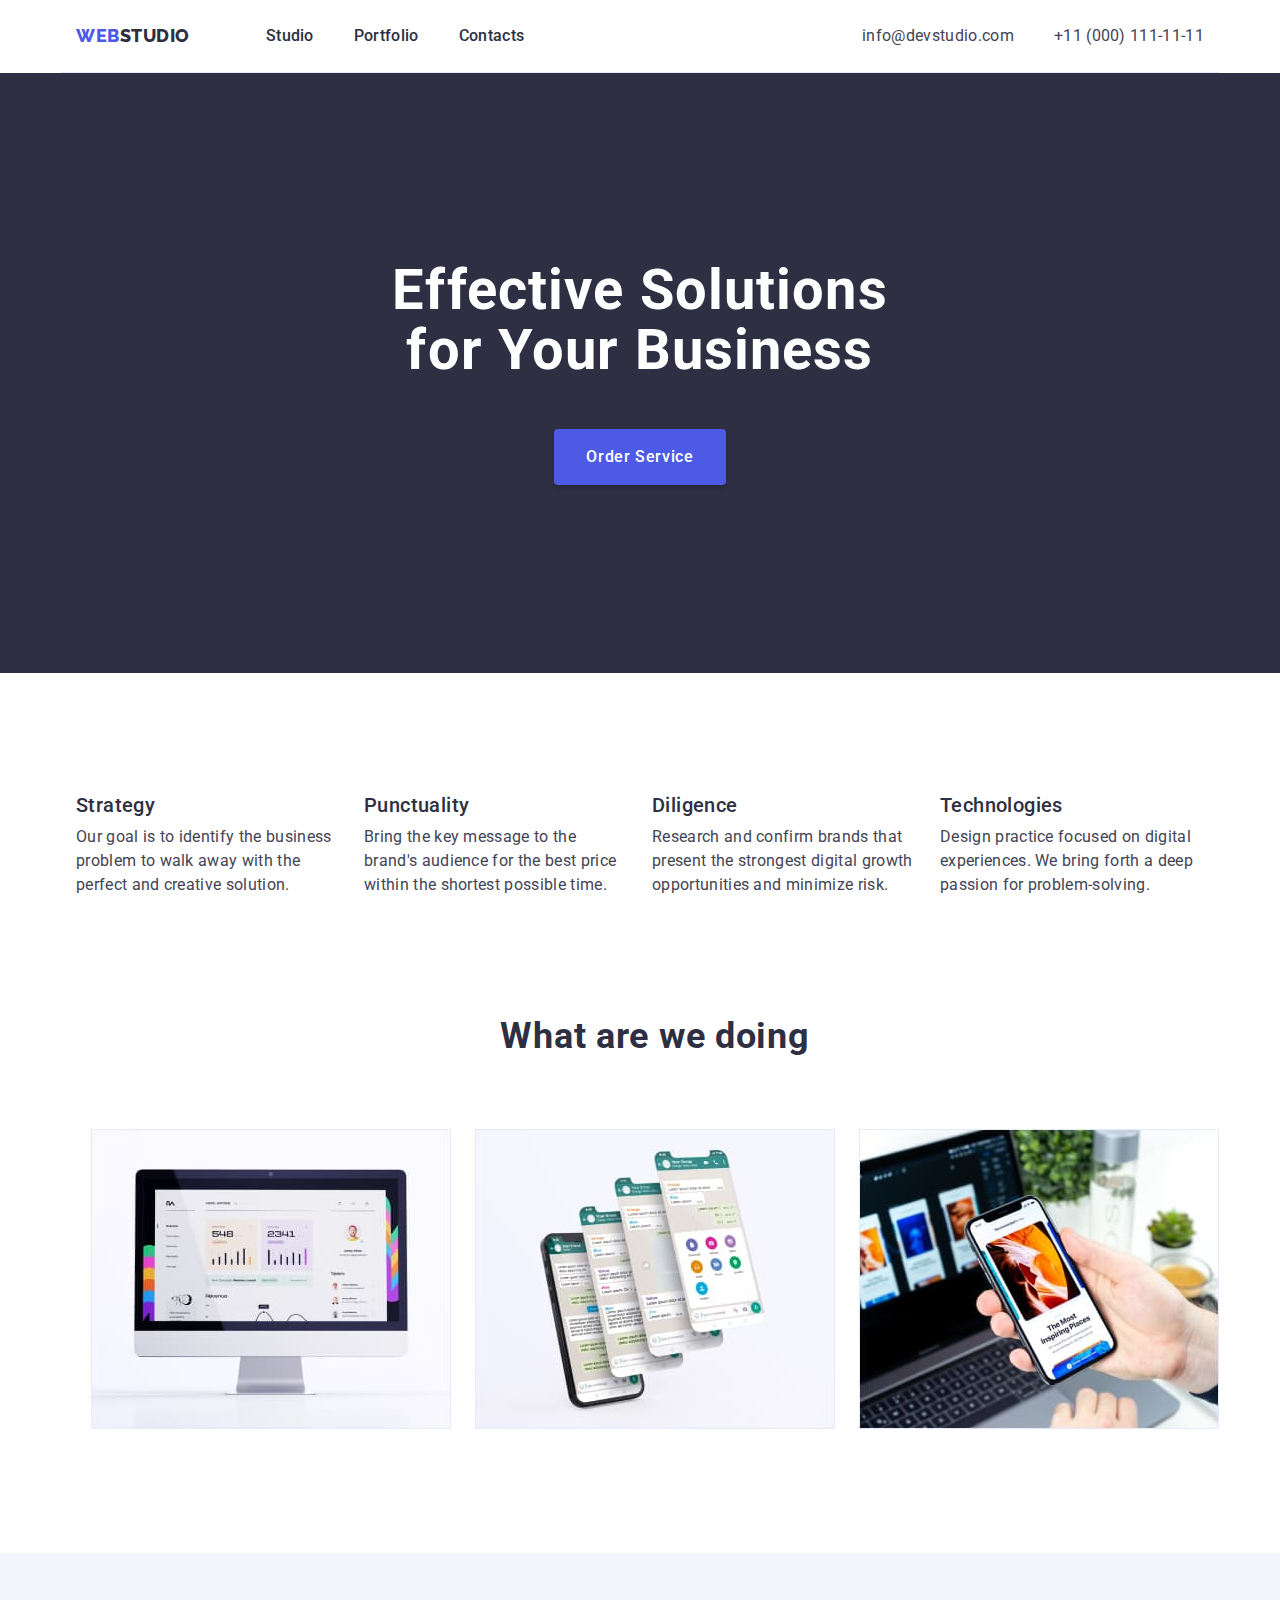
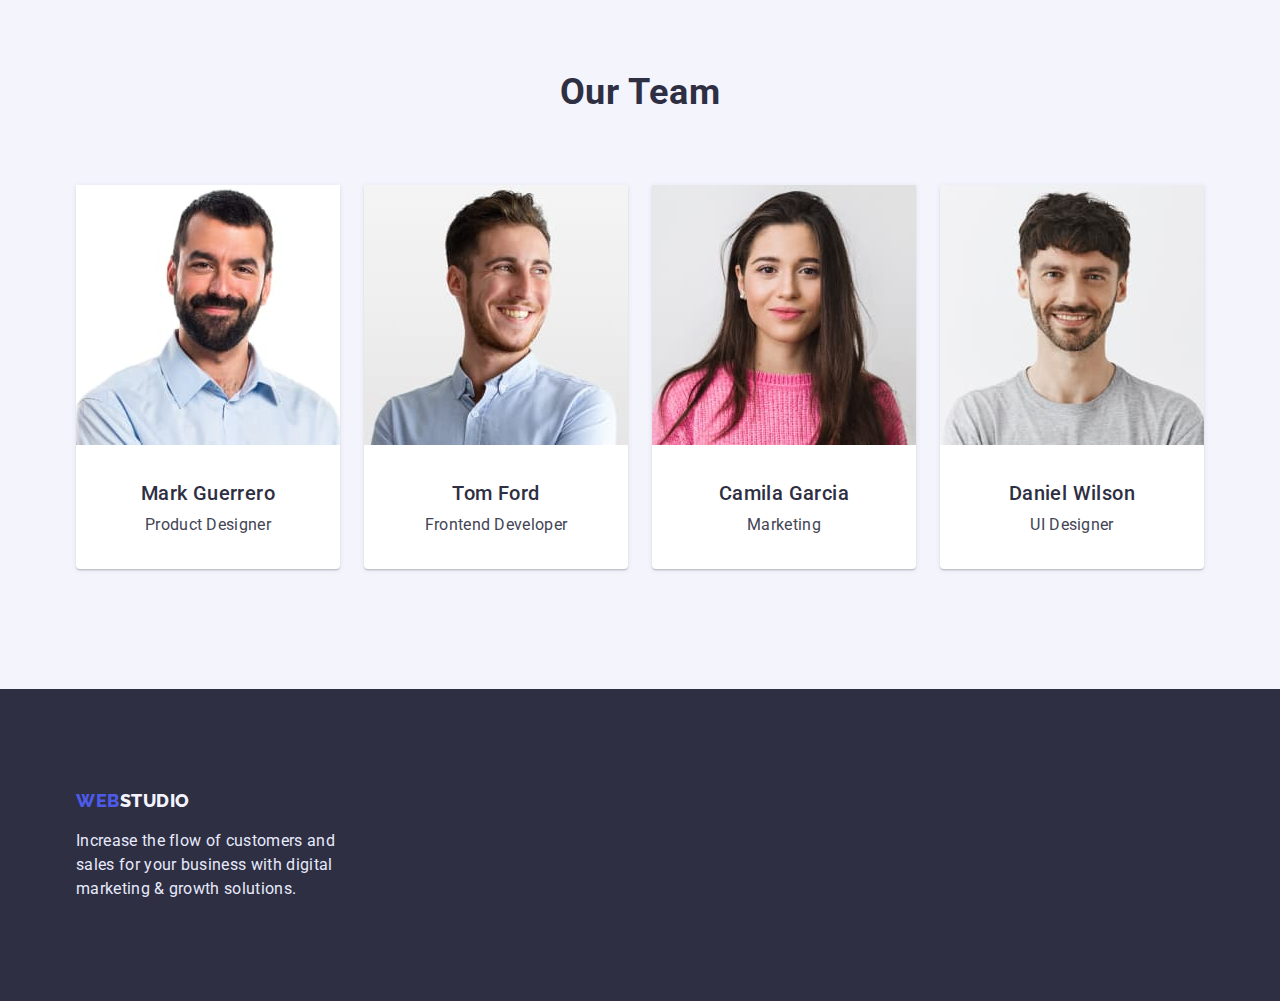
<file: index.html>
<!DOCTYPE html>
<html lang="en">
  <head>
    <meta charset="UTF-8" />
    <meta http-equiv="X-UA-Compatible" content="IE=edge" />
    <meta name="viewport" content="width=device-width, initial-scale=1.0" />
    <title>Web Studio (Version 3.0)</title>
    <link
      rel="stylesheet"
      href="https://cdnjs.cloudflare.com/ajax/libs/modern-normalize/1.1.0/modern-normalize.css"
    />
    <link rel="preconnect" href="https://fonts.googleapis.com" />
    <link rel="preconnect" href="https://fonts.gstatic.com" crossorigin />
    <link
      href="https://fonts.googleapis.com/css2?family=Raleway:wght@800&family=Roboto:wght@400;500;700;900&display=swap"
      rel="stylesheet"
    />
    <link rel="stylesheet" href="./styles.css" />
  </head>
  <body>
    <!-- Header -->
    <header>
      <div class="container header-container">
        <nav class="nav-container">
          <a class="logo" href="./index.html"
            ><span class="logo-blue">Web</span>Studio</a
          >
          <ul class="head-section-container">
            <li><a class="header-section" href="">Studio</a></li>
            <li>
              <a class="header-section" href="./portfolio.html">Portfolio</a>
            </li>
            <li><a class="header-section" href="">Contacts</a></li>
          </ul>
        </nav>
        <address class="adress-block-container">
          <ul class="contacts-container">
            <li>
              <a class="header-contacts" href="mailto:info@devstudio.com"
                >info@devstudio.com</a
              >
            </li>
            <li>
              <a class="header-contacts" href="tel:+110001111111"
                >+11 (000) 111-11-11</a
              >
            </li>
          </ul>
        </address>
      </div>
    </header>
    <main>
      <!-- First banner -->
      <section class="hero-background-title">
        <div class="container">
          <h1 class="hero-title">Effective Solutions for Your Business</h1>
          <button class="button-hero" type="button">Order Service</button>
        </div>
      </section>
      <!-- Points -->
      <section class="main-points-container">
        <div class="container">
          <h2></h2>
          <ul class="main-points-ul-container">
            <li class="main-points-li-container">
              <h3 class="main-points-h3">Strategy</h3>
              <p class="main-points-p">
                Our goal is to identify the business problem to walk away with
                the perfect and creative solution.
              </p>
            </li>
            <li class="main-points-li-container">
              <h3 class="main-points-h3">Punctuality</h3>
              <p class="main-points-p">
                Bring the key message to the brand's audience for the best price
                within the shortest possible time.
              </p>
            </li>
            <li class="main-points-li-container">
              <h3 class="main-points-h3">Diligence</h3>
              <p class="main-points-p">
                Research and confirm brands that present the strongest digital
                growth opportunities and minimize risk.
              </p>
            </li>
            <li class="main-points-li-container">
              <h3 class="main-points-h3">Technologies</h3>
              <p class="main-points-p">
                Design practice focused on digital experiences. We bring forth a
                deep passion for problem-solving.
              </p>
            </li>
          </ul>
        </div>
      </section>
      <!-- What are we doing -->
      <section class="what-container">
        <div class="container">
          <h2 class="h2-what-are-we-doing">What are we doing</h2>
          <ul class="what-images-container">
            <li>
              <img
                src="./images/img_1.jpg"
                alt="computer"
                width="360"
                height="300"
              />
            </li>
            <li>
              <img
                src="./images/img_2.jpg"
                alt="mobile app"
                width="360"
                height="300"
              />
            </li>
            <li>
              <img
                src="./images/img_3.jpg"
                alt="phone and laptop"
                width="360"
                height="300"
              />
            </li>
          </ul>
        </div>
      </section>
      <!-- Our team -->
      <section class="our-team-section">
        <div class="container">
          <h2 class="our-team-heading">Our Team</h2>
          <ul class="about-team-container">
            <li class="our-team-li-container">
              <img
                src="./images/mark.jpg"
                alt="Mark Guerrero"
                width="264"
                height="260"
              />
              <div class="our-team-naming-container">
                <h3 class="our-team-name">Mark Guerrero</h3>
                <p class="our-team-job">Product Designer</p>
              </div>
            </li>
            <li class="our-team-li-container">
              <img
                src="./images/tom.jpg"
                alt="Tom Ford"
                width="264"
                height="260"
              />
              <div class="our-team-naming-container">
                <h3 class="our-team-name">Tom Ford</h3>
                <p class="our-team-job">Frontend Developer</p>
              </div>
            </li>
            <li class="our-team-li-container">
              <img
                src="./images/camila.jpg"
                alt="Camila Garcia"
                width="264"
                height="260"
              />
              <div class="our-team-naming-container">
                <h3 class="our-team-name">Camila Garcia</h3>
                <p class="our-team-job">Marketing</p>
              </div>
            </li>
            <li class="our-team-li-container">
              <img
                src="./images/daniel.jpg"
                alt="Daniel Wilson"
                width="264"
                height="260"
              />
              <div class="our-team-naming-container">
                <h3 class="our-team-name">Daniel Wilson</h3>
                <p class="our-team-job">UI Designer</p>
              </div>
            </li>
          </ul>
        </div>
      </section>
    </main>
    <!-- Footer -->
    <footer class="footer-bgc">
      <div class="container">
        <a class="logo" href="./index.html"
          ><span class="logo-blue">Web</span
          ><span class="logo-footer">Studio</span></a
        >
        <p class="footer-text">
          Increase the flow of customers and sales for your business with
          digital marketing & growth solutions.
        </p>
      </div>
    </footer>
  </body>
</html>
</file>
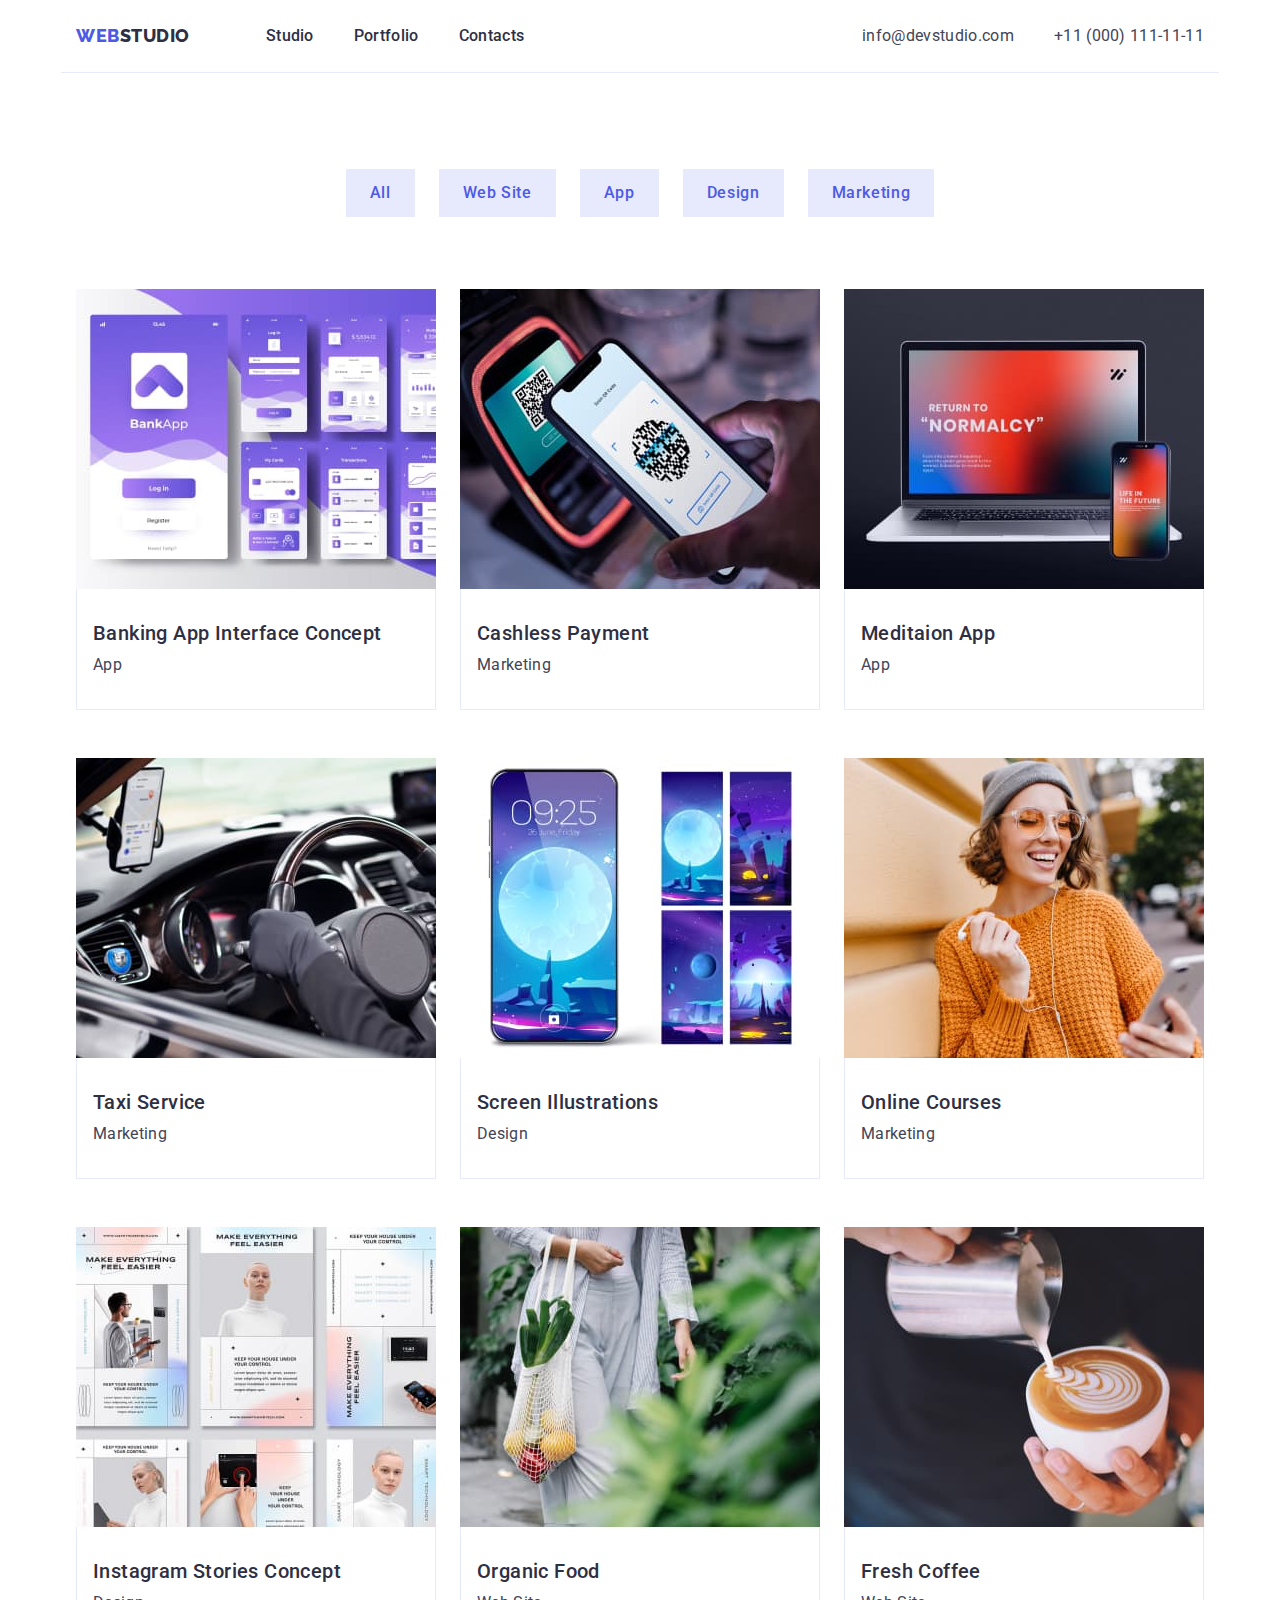
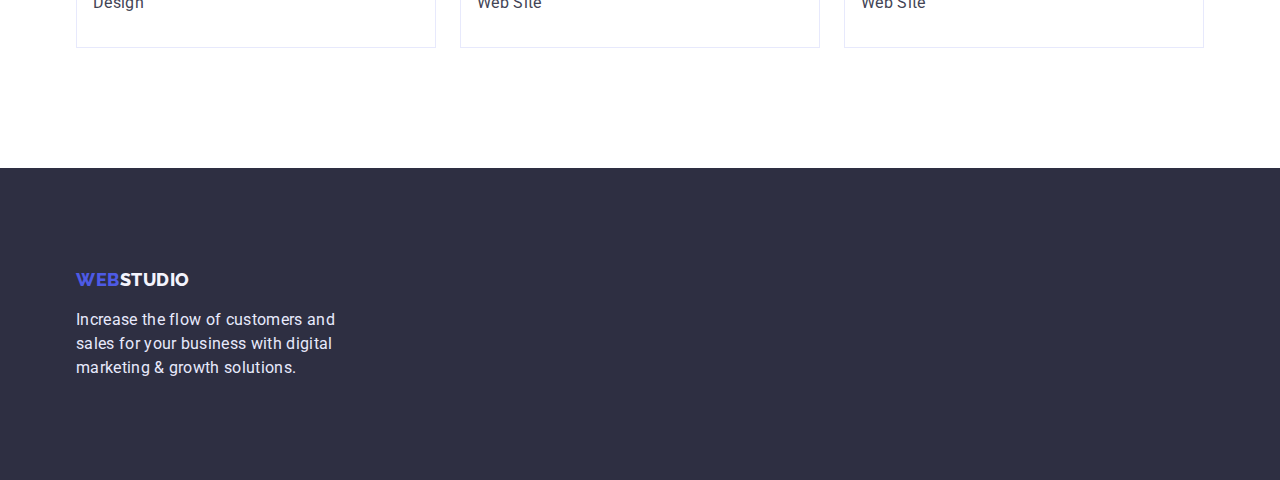
<file: portfolio.html>
<!DOCTYPE html>
<html lang="en">
  <head>
    <meta charset="UTF-8" />
    <meta http-equiv="X-UA-Compatible" content="IE=edge" />
    <meta name="viewport" content="width=device-width, initial-scale=1.0" />
    <title>Portfolio</title>
    <link
      rel="stylesheet"
      href="https://cdnjs.cloudflare.com/ajax/libs/modern-normalize/1.1.0/modern-normalize.css"
    />
    <link rel="preconnect" href="https://fonts.googleapis.com" />
    <link rel="preconnect" href="https://fonts.gstatic.com" crossorigin />
    <link
      href="https://fonts.googleapis.com/css2?family=Raleway:wght@800&family=Roboto:wght@400;500;700;900&display=swap"
      rel="stylesheet"
    />
    <link rel="stylesheet" href="./styles.css" />
  </head>
  <body>
    <!-- Header -->
    <header>
      <div class="container header-container">
        <nav class="nav-container">
          <a class="logo" href="./index.html"
            ><span class="logo-blue">Web</span>Studio</a
          >
          <ul class="head-section-container">
            <li><a class="header-section" href="./index.html">Studio</a></li>
            <li>
              <a class="header-section" href="./portfolio.html">Portfolio</a>
            </li>
            <li><a class="header-section" href="">Contacts</a></li>
          </ul>
        </nav>
        <address class="adress-block-container">
          <ul class="contacts-container">
            <li>
              <a class="header-contacts" href="mailto:info@devstudio.com"
                >info@devstudio.com</a
              >
            </li>
            <li>
              <a class="header-contacts" href="tel:+110001111111"
                >+11 (000) 111-11-11</a
              >
            </li>
          </ul>
        </address>
      </div>
    </header>
    <!-- Site section buttons -->
    <section class="portfolio-section">
      <div class="container">
        <ul class="buttons-container">
          <li class="li-buttons">
            <button class="buttons-portfolio" type="button">All</button>
          </li>
          <li class="li-buttons">
            <button class="buttons-portfolio" type="button">Web Site</button>
          </li>
          <li class="li-buttons">
            <button class="buttons-portfolio" type="button">App</button>
          </li>
          <li class="li-buttons">
            <button class="buttons-portfolio" type="button">Design</button>
          </li>
          <li class="li-buttons">
            <button class="buttons-portfolio" type="button">Marketing</button>
          </li>
        </ul>
        <ul class="portfolio-plates-container">
          <li class="porfolio-li-plates">
            <img
              class="portfolio-plates-images"
              src="./images/banking_app.jpg"
              alt="banking app"
              width="360"
              height="300"
            />
            <div class="portfolo-plates-text">
              <h3 class="main-points-h3">Banking App Interface Concept</h3>
              <p class="main-points-p">App</p>
            </div>
          </li>
          <li class="porfolio-li-plates">
            <img
              class="portfolio-plates-images"
              src="./images/payment.jpg"
              alt="payment"
              width="360"
              height="300"
            />
            <div class="portfolo-plates-text">
              <h3 class="main-points-h3">Cashless Payment</h3>
              <p class="main-points-p">Marketing</p>
            </div>
          </li>
          <li class="porfolio-li-plates">
            <img
              class="portfolio-plates-images"
              src="./images/meditaion_app.jpg"
              alt="meditation app"
              width="360"
              height="300"
            />
            <div class="portfolo-plates-text">
              <h3 class="main-points-h3">Meditaion App</h3>
              <p class="main-points-p">App</p>
            </div>
          </li>
          <li class="porfolio-li-plates">
            <img
              class="portfolio-plates-images"
              src="./images/taxi.jpg"
              alt="taxi Service"
              width="360"
              height="300"
            />
            <div class="portfolo-plates-text">
              <h3 class="main-points-h3">Taxi Service</h3>
              <p class="main-points-p">Marketing</p>
            </div>
          </li>
          <li class="porfolio-li-plates">
            <img
              class="portfolio-plates-images"
              src="./images/screen.jpg"
              alt="screen illustrations"
              width="360"
              height="300"
            />
            <div class="portfolo-plates-text">
              <h3 class="main-points-h3">Screen Illustrations</h3>
              <p class="main-points-p">Design</p>
            </div>
          </li>
          <li class="porfolio-li-plates">
            <img
              class="portfolio-plates-images"
              src="./images/courses.jpg"
              alt="online courses"
              width="360"
              height="300"
            />
            <div class="portfolo-plates-text">
              <h3 class="main-points-h3">Online Courses</h3>
              <p class="main-points-p">Marketing</p>
            </div>
          </li>
          <li class="porfolio-li-plates">
            <img
              class="portfolio-plates-images"
              src="./images/instagram.jpg"
              alt="instagram Concept"
              width="360"
              height="300"
            />
            <div class="portfolo-plates-text">
              <h3 class="main-points-h3">Instagram Stories Concept</h3>
              <p class="main-points-p">Design</p>
            </div>
          </li>
          <li class="porfolio-li-plates">
            <img
              class="portfolio-plates-images"
              src="./images/organic_food.jpg"
              alt="organic organic_food"
              width="360"
              height="300"
            />
            <div class="portfolo-plates-text">
              <h3 class="main-points-h3">Organic Food</h3>
              <p class="main-points-p">Web Site</p>
            </div>
          </li>
          <li class="porfolio-li-plates">
            <img
              class="portfolio-plates-images"
              src="./images/coffee.jpg"
              alt="fresh coffee"
              width="360"
              height="300"
            />
            <div class="portfolo-plates-text">
              <h3 class="main-points-h3">Fresh Coffee</h3>
              <p class="main-points-p">Web Site</p>
            </div>
          </li>
        </ul>
      </div>
    </section>
    <!-- Footer -->
    <footer class="footer-bgc">
      <div class="container">
        <a class="logo" href="./index.html"
          ><span class="logo-blue">Web</span
          ><span class="logo-footer">Studio</span></a
        >
        <p class="footer-text">
          Increase the flow of customers and sales for your business with
          digital marketing & growth solutions.
        </p>
      </div>
    </footer>
  </body>
</html>
</file>
<file: styles.css>
:root {
    --color-primary: #2E2F42;
    --color-secondary: #434455;
    --color-light: #E7E9FC;
    --color-ocean: #404BBF;
    --color-iris: #4D5AE5;
    --color-background-ocean: #F4F4FD;
    --total-white: #ffffff;
}

/* Видалити потім */
.hero-background-title {
    background-color: #2E2F42;
    padding: 188px 0;
    text-align: center;
}

body {
    font-family: 'Roboto', sans-serif;
    color: var(--color-primary);
}

ul {
    list-style: none;
}

p,
ul,
h1,
h2,
h3,
h4,
h5,
h6 {
  margin-top: 0;
  margin-bottom: 0;
  padding: 0;
}

/* Оформлення Header */
.container {
    max-width: 1158px;
    padding: 0 15px;
    margin: 0 auto;
}

.header-container {
    display: flex;
    align-items: center;
    border-bottom: 1px solid #E7E9FC;
}

.nav-container {
    display: flex;
    align-items: center;
    gap: 76px;
}

.head-section-container { 
    display: flex;
    align-items: center;
    gap: 40px;
}

.adress-block-container {
    display: flex;
    margin-left: auto;
}

.contacts-container {
    display: flex;
    align-items: center;
    gap: 40px;
}

.logo-blue {
    color: var(--color-iris);
}

.logo {
    display: block;
    /* margin: 0 0 16px; */
    font-family: 'Raleway';
    font-weight: 800;
    font-size: 18px; 
    line-height: 1.33;
    letter-spacing: 0.03em;
    color: var(--color-primary);
    text-decoration: none;
    text-transform: uppercase;
}

.logo-footer {
    color: var(--color-background-ocean);
}

.header-section {
    display: block;
    padding: 24px 0 24px;
    font-weight: 500;
    font-size: 16px;
    line-height: 1.5;
    letter-spacing: 0.02em;
    color: var(--color-primary);
    text-decoration: none;
}

.header-section:hover, .header-section:focus {
    font-weight: 500;
    font-size: 16px;
    line-height: 1.5;
    letter-spacing: 0.02em;
    color: var(--color-ocean)
}

.header-contacts {
    padding: 24px 0 24px;
    font-style: normal;
    font-size: 16px;
    line-height: 1.5;
    letter-spacing: 0.02em;
    text-decoration: none;
    color: var(--color-secondary)
}

.header-contacts:hover, .header-contacts:focus { 
    font-size: 16px;
    line-height: 1.5;
    letter-spacing: 0.02em;
    text-decoration: none;
    color: var(--color-ocean)
}

/* Оформлення Hero */
.container-hero {
    display: flex;
    align-items: center;
    justify-content: center;
    flex-wrap: wrap;
    width: 1440px;
    height: 600px;
    padding: 188px 473px 292px;
}

.hero-title {
    width: 496px;
    margin: 0 auto;
    font-size: 56px;
    line-height: 1.07;
    color: var(--total-white);
    letter-spacing: 0.02em;
}

.hero-title-container {
    display: flex;
    align-content: center;
    width: 494px;
}

.button-hero {
    border: none;
    padding: 16px 32px;
    margin-top: 48px;
    border-radius: 4px;
    box-shadow: 0px 4px 4px rgba(0, 0, 0, 0.15);

    font-family: 'Roboto';
    font-weight: 500;
    font-size: 16px;
    line-height: 1.5;
    letter-spacing: 0.04em;
    color: var(--total-white);
    background-color: var(--color-iris);
    cursor: pointer;
}

.button-hero:hover, .button-hero:focus {
    font-family: 'Roboto';
    font-weight: 500;
    font-size: 16px;
    line-height: 1.5;
    letter-spacing: 0.04em;
    color: var(--total-white);
    background-color: var(--color-ocean);
    cursor: pointer;
}

/* Оформлення Main points */
.main-points-container {
    padding-top: 120px;
    padding-bottom: 120px;
}

.main-points-ul-container {
    display: flex;

}

.main-points-li-container {
    width: calc((100% - 3 * 24px) / 4);
    margin-right: 24px;
}

.main-points-li-container:last-child {
    margin-right: 0;
}

.main-points-h3 {
    margin-bottom: 8px;
    font-weight: 500;
    font-size: 20px;
    line-height: 1.2;
    letter-spacing: 0.02em;
    color: var(--color-primary);
}

.main-points-p {
    font-size: 16px;
    line-height: 1.5;
    letter-spacing: 0.02em;
    color: var(--color-secondary)
}

/* Оформлення What are we doing */
.what-container {
    display: flex;
    align-content: center;
    flex-wrap: wrap;
    max-width: 1158px;
    padding: 0 15px;
    margin: 0 auto;
    padding-bottom: 120px;
}

.what-images-container {
    display: flex;
    align-items: center;
    justify-items: center;
    gap: 24px;
}

.h2-what-are-we-doing {
    text-align: center;
    margin-bottom: 72px;
    font-size: 36px;
    line-height: 1.11;
    letter-spacing: 0.02em;
}

/* ____________________________________
Оформлення Our team */
.our-team-container {
    display: flex;
    align-items: center;
    flex-wrap: wrap;
    max-width: 1158px;
    padding: 0 15px;
    margin: 0 auto;
}

.about-team-container {
    display: flex;
    align-items: center;
    gap: 24px;
}

.our-team-section {
    background-color: var(--color-background-ocean);
    padding-top: 120px;
    padding-bottom: 120px;
}

.our-team-heading {
    text-align: center;
    margin-bottom: 72px;
    font-size: 36px;
    line-height: 1.1;
    letter-spacing: 0.02em;
    color: var(--color-primary);
}

.our-team-li-container {
    width: calc((100% - 3 * 24px) / 4);
    background: #FFFFFF;
    box-shadow: 0px 1px 6px rgba(46, 47, 66, 0.08), 0px 1px 1px rgba(46, 47, 66, 0.16), 0px 2px 1px rgba(46, 47, 66, 0.08);
    border-radius: 0px 0px 4px 4px;
}

.our-team-naming-container {
    padding: 32px 0 32px;
    text-align: center;
}

.our-team-name {
    margin-bottom: 8px;
    font-weight: 500;
    font-size: 20px;
    line-height: 1.2;
    letter-spacing: 0.02em;
    color: var(--color-primary);
}

.our-team-job {
    font-size: 16px;
    line-height: 1.5;
    letter-spacing: 0.02em;
    color: var(--color-secondary)
}

/* Оформлення Footer */
/* .footer-container {
    display: block;
    align-items: center;
    max-width: 1158px;
    padding: 0 15px;
    margin: 0 auto;
} */

.footer-logo-container {
    flex-wrap: wrap;
    align-items: center;
    padding-bottom: 16px;
}

.footer-bgc {
    background-color: var(--color-primary);
    padding-top: 100px;
    padding-bottom: 100px;
}

.footer-text {
    margin-top: 16px;
    color: var(--color-light);
    font-size: 16px;
    line-height: 1.5;
    letter-spacing: 0.02em;
    width: 264px;
}

/* Оформлення сторінки Portfolio */
.portfolio-buttons-container {
    display: flex;
    align-items: center;
    justify-content: center;
    padding: 12px 24px;
}

.buttons-container {
    display: flex;
    justify-content: center;
    align-items: center;
    margin-bottom: 72px;
}

.buttons-portfolio {
    border: none;
    /* margin-right: 24px; */
    font-family: 'Roboto';
    font-weight: 500;
    font-size: 16px;
    line-height: 1.5;
    color: var(--color-iris);
    background-color: var(--color-light);
    letter-spacing: 0.04em;
    cursor: pointer;
    padding: 12px 24px;
}

.li-buttons:not(:last-child) {
    margin-right: 24px;
}

.buttons-portfolio:hover, .buttons-portfolio:focus {
    font-family: 'Roboto';
    font-weight: 500;
    font-size: 16px;
    line-height: 1.5;
    color: var(--total-white);
    background-color: var(--color-ocean);
    letter-spacing: 0.04em;
}

/* Оформлення Main products */

.portfolio-section {
    padding-top: 96px;
    padding-bottom: 120px;
}

.portfolio-plates-container {
    display: flex;
    align-items: center;
    /* gap: 24px; */
    column-gap: 24px;
    flex-wrap: wrap;
}

.porfolio-li-plates {
    width: calc((100% - 2 * 24px) / 3);
    margin-bottom: 48px;
}

.porfolio-li-plates:nth-last-child(-n+3) {
    margin-bottom: 0;
}

.portfolio-plates-images {
    display:  block;
    max-width: 100%;
    height: auto;
}

.portfolo-plates-text {
    padding: 32px 0 32px 16px;
    border-left: 1px solid #E7E9FC;
    border-right: 1px solid #E7E9FC;
    border-bottom: 1px solid #E7E9FC;
}

.main-products-h3 {
    font-weight: 500;
    font-size: 20px;
    line-height: 1.2;
    color: var(--color-primary);
    letter-spacing: 0.02em;
}

.main-products-p {
    font-weight: 400;
    font-size: 16px;
    line-height: 1.5;
    color: var(--color-secondary);
    letter-spacing: 0.02em;
}
</file>
